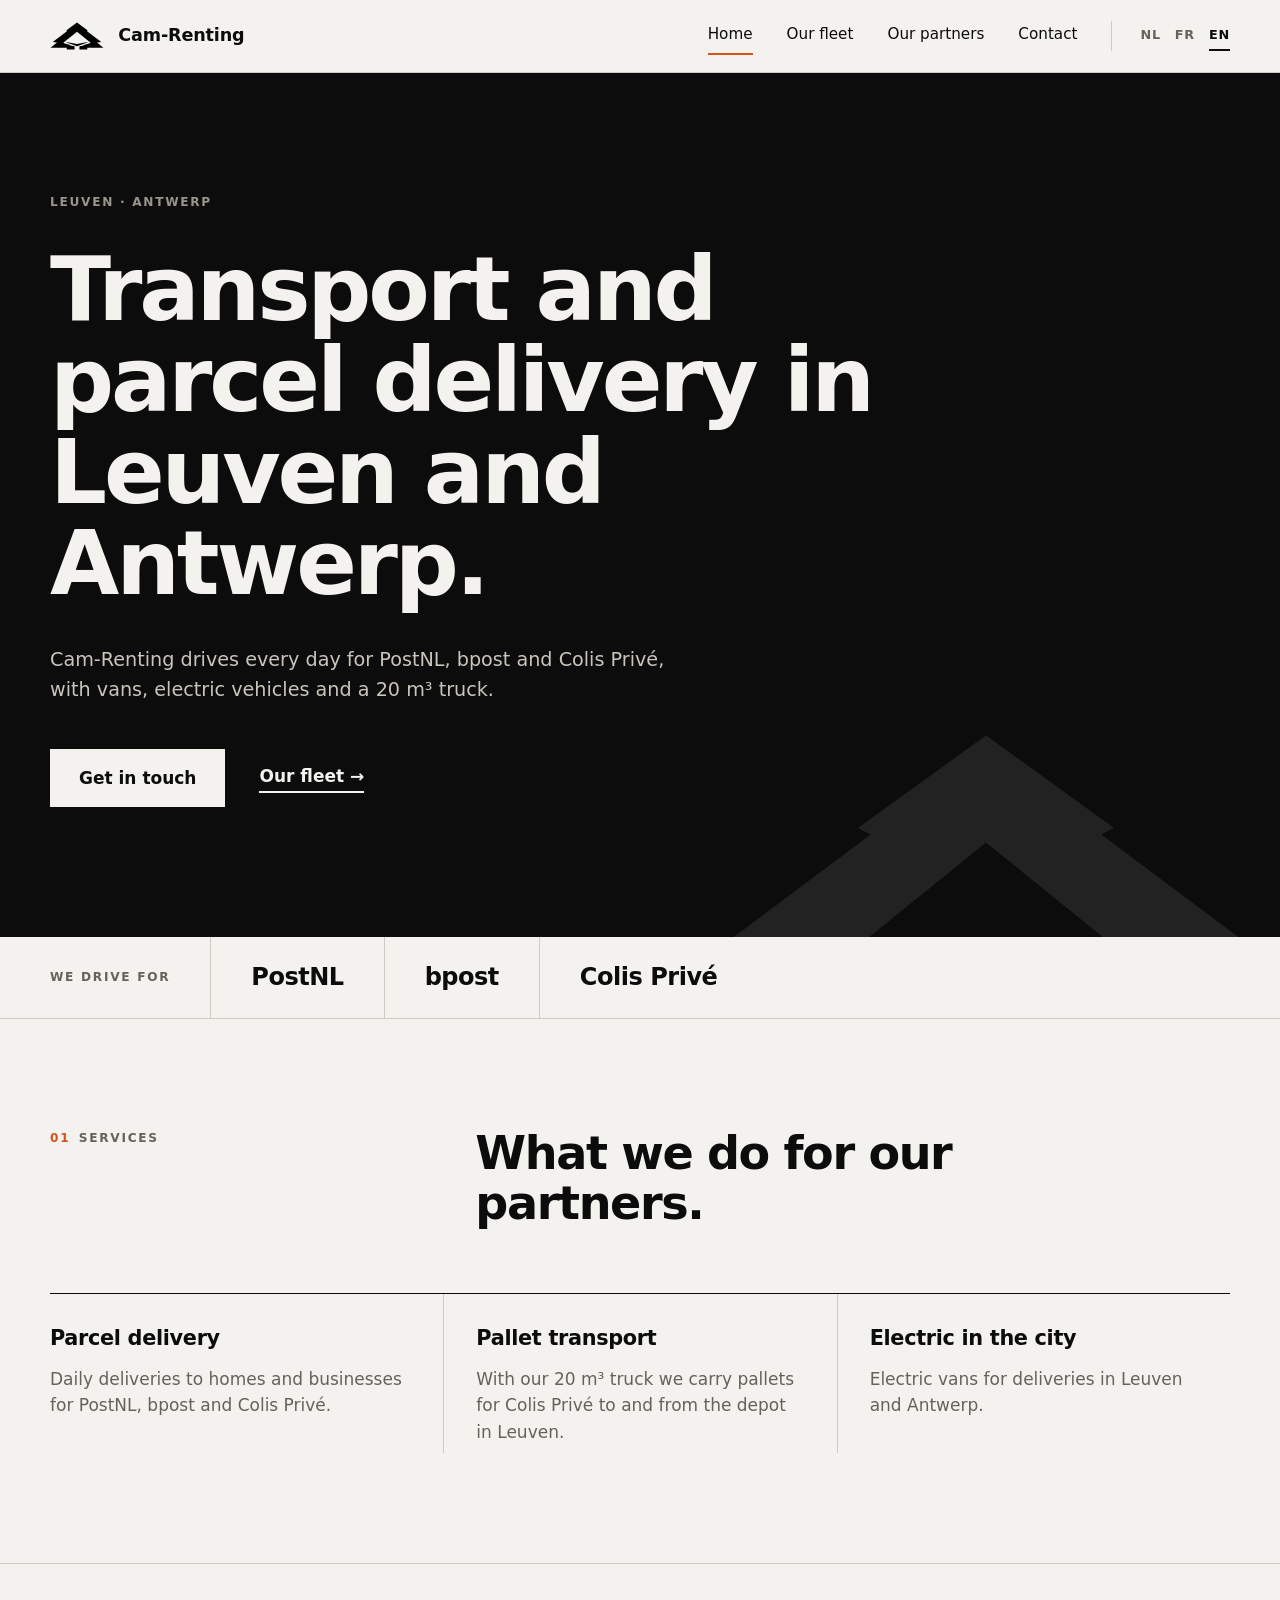
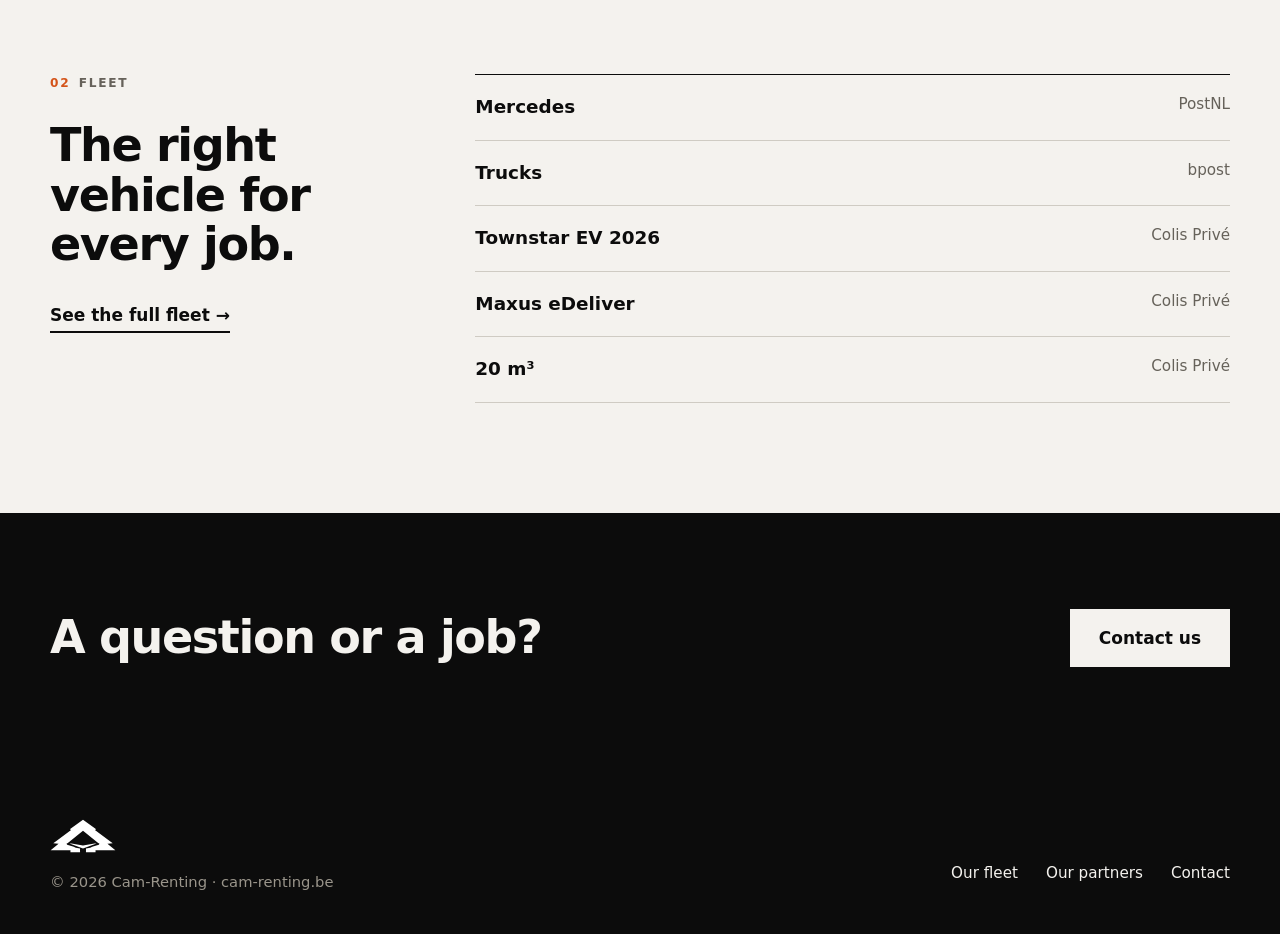
<file: index.html>
<!doctype html>
<html lang="nl">
<head>
  <meta charset="utf-8">
  <meta name="viewport" content="width=device-width, initial-scale=1">
  <title>Cam-Renting – Transport en pakketlevering in Leuven en Antwerpen</title>
  <meta name="description" content="Cam-Renting rijdt dagelijks voor PostNL, bpost en Colis Privé in Leuven en Antwerpen, met bestelwagens, elektrische voertuigen en een camion van 20 m³.">
  <link rel="icon" href="favicon.svg" type="image/svg+xml">
  <link rel="stylesheet" href="css/style.css">
</head>
<body>

<header class="site-header">
  <div class="wrap bar">
    <a class="brand" href="index.html" aria-label="Cam-Renting">
      <img src="logo.svg" alt="" width="55" height="28">
      <span>Cam-Renting</span>
    </a>
    <button class="menu-btn" aria-label="Menu" aria-expanded="false" aria-controls="nav" data-i18n="nav.menu">Menu</button>
    <nav id="nav">
      <a href="index.html" class="active" data-i18n="nav.home">Home</a>
      <a href="fleet.html" data-i18n="nav.fleet">Onze vloot</a>
      <a href="partners.html" data-i18n="nav.partners">Onze partners</a>
      <a href="contact.html" data-i18n="nav.contact">Contact</a>
      <div class="lang" role="group" aria-label="Taal / Langue / Language">
        <button data-lang="nl">NL</button><button data-lang="fr">FR</button><button data-lang="en">EN</button>
      </div>
    </nav>
  </div>
</header>

<main>
  <section class="hero">
    <img class="mark" src="logo.svg" alt="">
    <div class="wrap">
      <p class="label" data-i18n="hero.eyebrow">Leuven · Antwerpen</p>
      <h1 data-i18n="hero.title">Transport en pakketlevering in Leuven en Antwerpen.</h1>
      <p class="lead" data-i18n="hero.lead">Cam-Renting rijdt dagelijks voor PostNL, bpost en Colis Privé, met bestelwagens, elektrische voertuigen en een camion van 20 m³.</p>
      <div class="cta">
        <a class="btn light" href="contact.html" data-i18n="hero.cta1">Neem contact op</a>
        <a class="link" href="fleet.html" data-i18n="hero.cta2">Onze vloot</a>
      </div>
    </div>
  </section>

  <section class="clients">
    <div class="wrap">
      <p class="label" data-i18n="clients.label">Wij rijden voor</p>
      <ul><li>PostNL</li><li>bpost</li><li>Colis Privé</li></ul>
    </div>
  </section>

  <section class="section">
    <div class="wrap">
      <div class="section-head">
        <p class="label"><b>01</b><span data-i18n="services.label">Diensten</span></p>
        <h2 data-i18n="services.title">Wat we voor onze partners doen.</h2>
      </div>
      <div class="cols">
        <div class="col">
          <h3 data-i18n="services.s1t">Pakketlevering</h3>
          <p data-i18n="services.s1d">Dagelijkse leveringen aan huis en aan bedrijven, voor PostNL, bpost en Colis Privé.</p>
        </div>
        <div class="col">
          <h3 data-i18n="services.s2t">Palletvervoer</h3>
          <p data-i18n="services.s2d">Met onze camion van 20 m³ voeren we pallets voor Colis Privé aan en af naar het depot in Leuven.</p>
        </div>
        <div class="col">
          <h3 data-i18n="services.s3t">Elektrisch in de stad</h3>
          <p data-i18n="services.s3d">Elektrische bestelwagens voor leveringen in Leuven en Antwerpen.</p>
        </div>
      </div>
    </div>
  </section>

  <section class="section">
    <div class="wrap teaser">
      <div>
        <p class="label"><b>02</b><span data-i18n="fleet.label">Vloot</span></p>
        <h2 data-i18n="fleet.teaser">Het juiste voertuig voor elke opdracht.</h2>
        <a class="link" href="fleet.html" data-i18n="fleet.all">Bekijk de volledige vloot</a>
      </div>
      <ul>
        <li><b>Mercedes</b> <span>PostNL</span></li>
        <li><b data-i18n="fleet.v2t">Vrachtwagens</b> <span>bpost</span></li>
        <li><b>Townstar EV 2026</b> <span>Colis Privé</span></li>
        <li><b>Maxus eDeliver</b> <span>Colis Privé</span></li>
        <li><b>20 m³</b> <span>Colis Privé</span></li>
      </ul>
    </div>
  </section>

  <section class="cta-band">
    <div class="wrap">
      <h2 data-i18n="band.title">Een vraag of een opdracht?</h2>
      <a class="btn light" href="contact.html" data-i18n="band.cta">Contacteer ons</a>
    </div>
  </section>
</main>

<footer class="site-footer">
  <div class="wrap foot">
    <div>
      <img src="logo.svg" alt="Cam-Renting" width="66" height="34">
      <p>© <span id="year"></span> Cam-Renting · cam-renting.be</p>
    </div>
    <nav>
      <a href="fleet.html" data-i18n="nav.fleet">Onze vloot</a>
      <a href="partners.html" data-i18n="nav.partners">Onze partners</a>
      <a href="contact.html" data-i18n="nav.contact">Contact</a>
    </nav>
  </div>
</footer>

<script src="js/script.js"></script>
</body>
</html>
</file>
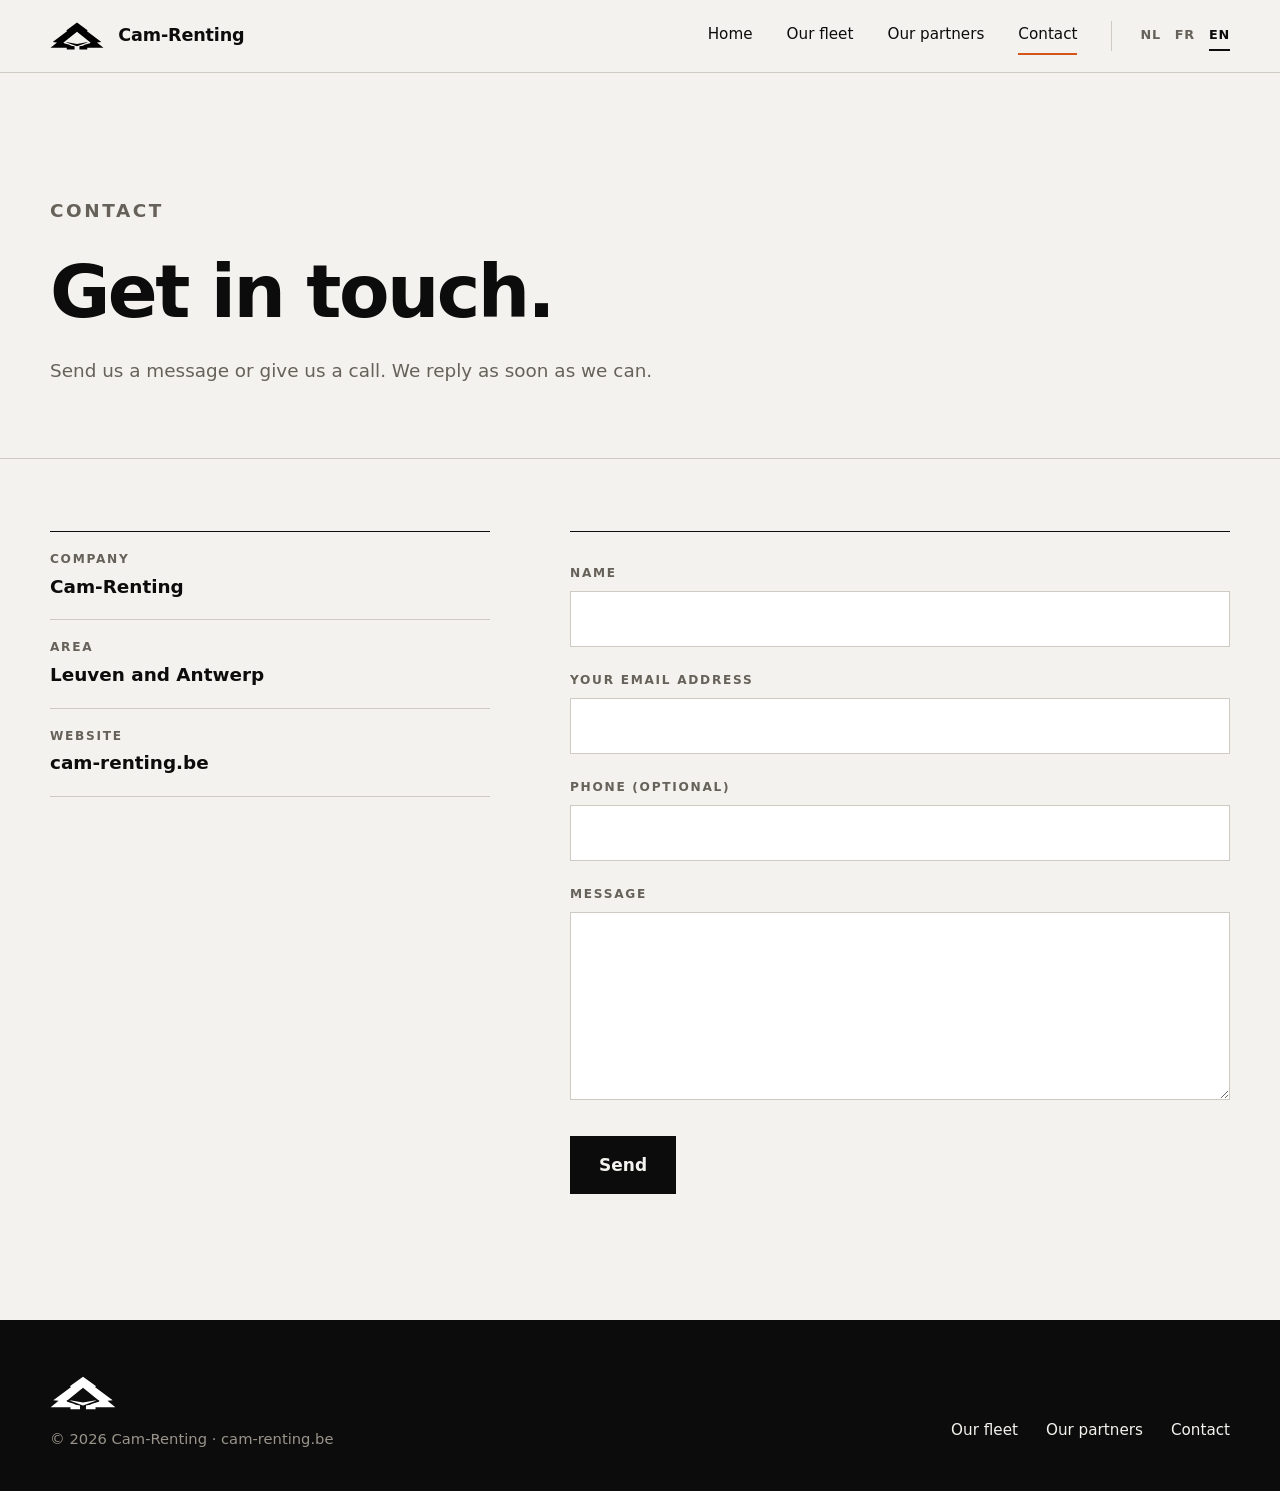
<file: contact.html>
<!doctype html>
<html lang="nl">
<head>
  <meta charset="utf-8">
  <meta name="viewport" content="width=device-width, initial-scale=1">
  <title>Contact – Cam-Renting</title>
  <meta name="description" content="Contacteer Cam-Renting voor transport en pakketlevering in Leuven en Antwerpen.">
  <link rel="icon" href="favicon.svg" type="image/svg+xml">
  <link rel="stylesheet" href="css/style.css">
</head>
<body>

<header class="site-header">
  <div class="wrap bar">
    <a class="brand" href="index.html" aria-label="Cam-Renting">
      <img src="logo.svg" alt="" width="55" height="28">
      <span>Cam-Renting</span>
    </a>
    <button class="menu-btn" aria-label="Menu" aria-expanded="false" aria-controls="nav" data-i18n="nav.menu">Menu</button>
    <nav id="nav">
      <a href="index.html" data-i18n="nav.home">Home</a>
      <a href="fleet.html" data-i18n="nav.fleet">Onze vloot</a>
      <a href="partners.html" data-i18n="nav.partners">Onze partners</a>
      <a href="contact.html" class="active" data-i18n="nav.contact">Contact</a>
      <div class="lang" role="group" aria-label="Taal / Langue / Language">
        <button data-lang="nl">NL</button><button data-lang="fr">FR</button><button data-lang="en">EN</button>
      </div>
    </nav>
  </div>
</header>

<main>
  <section class="page-head">
    <div class="wrap">
      <p class="label" data-i18n="contact.label">Contact</p>
      <h1 data-i18n="contact.title">Neem contact met ons op.</h1>
      <p data-i18n="contact.lead">Stuur ons een bericht of bel ons. We antwoorden zo snel mogelijk.</p>
    </div>
  </section>

  <section class="page-body">
    <div class="wrap contact-grid">

      <div class="info">
        <dl>
          <dt data-i18n="contact.company">Bedrijf</dt>
          <dd>Cam-Renting</dd>

          <dt data-i18n="contact.phone">Telefoon</dt>
          <dd><a data-contact="phone" href="#">—</a></dd>

          <dt>E-mail</dt>
          <dd><a data-contact="email" href="#">—</a></dd>

          <dt data-i18n="contact.area">Werkgebied</dt>
          <dd data-i18n="area.both">Leuven en Antwerpen</dd>

          <dt data-i18n="contact.web">Website</dt>
          <dd>cam-renting.be</dd>
        </dl>
      </div>

      <form class="form" id="contact-form" novalidate>
        <label for="name" data-i18n="form.name">Naam</label>
        <input id="name" name="name" type="text" autocomplete="name" required>

        <label for="email" data-i18n="form.email">Uw e-mailadres</label>
        <input id="email" name="email" type="email" autocomplete="email" required>

        <label for="phone" data-i18n="form.phone">Telefoon (optioneel)</label>
        <input id="phone" name="phone" type="tel" autocomplete="tel">

        <label for="message" data-i18n="form.message">Bericht</label>
        <textarea id="message" name="message" rows="6" required></textarea>

        <button class="btn dark" type="submit" data-i18n="form.send">Verstuur</button>
        <p class="note" id="form-note" role="status"></p>
      </form>

    </div>
  </section>
</main>

<footer class="site-footer">
  <div class="wrap foot">
    <div>
      <img src="logo.svg" alt="Cam-Renting" width="66" height="34">
      <p>© <span id="year"></span> Cam-Renting · cam-renting.be</p>
    </div>
    <nav>
      <a href="fleet.html" data-i18n="nav.fleet">Onze vloot</a>
      <a href="partners.html" data-i18n="nav.partners">Onze partners</a>
      <a href="contact.html" data-i18n="nav.contact">Contact</a>
    </nav>
  </div>
</footer>

<script src="js/script.js"></script>
</body>
</html>
</file>
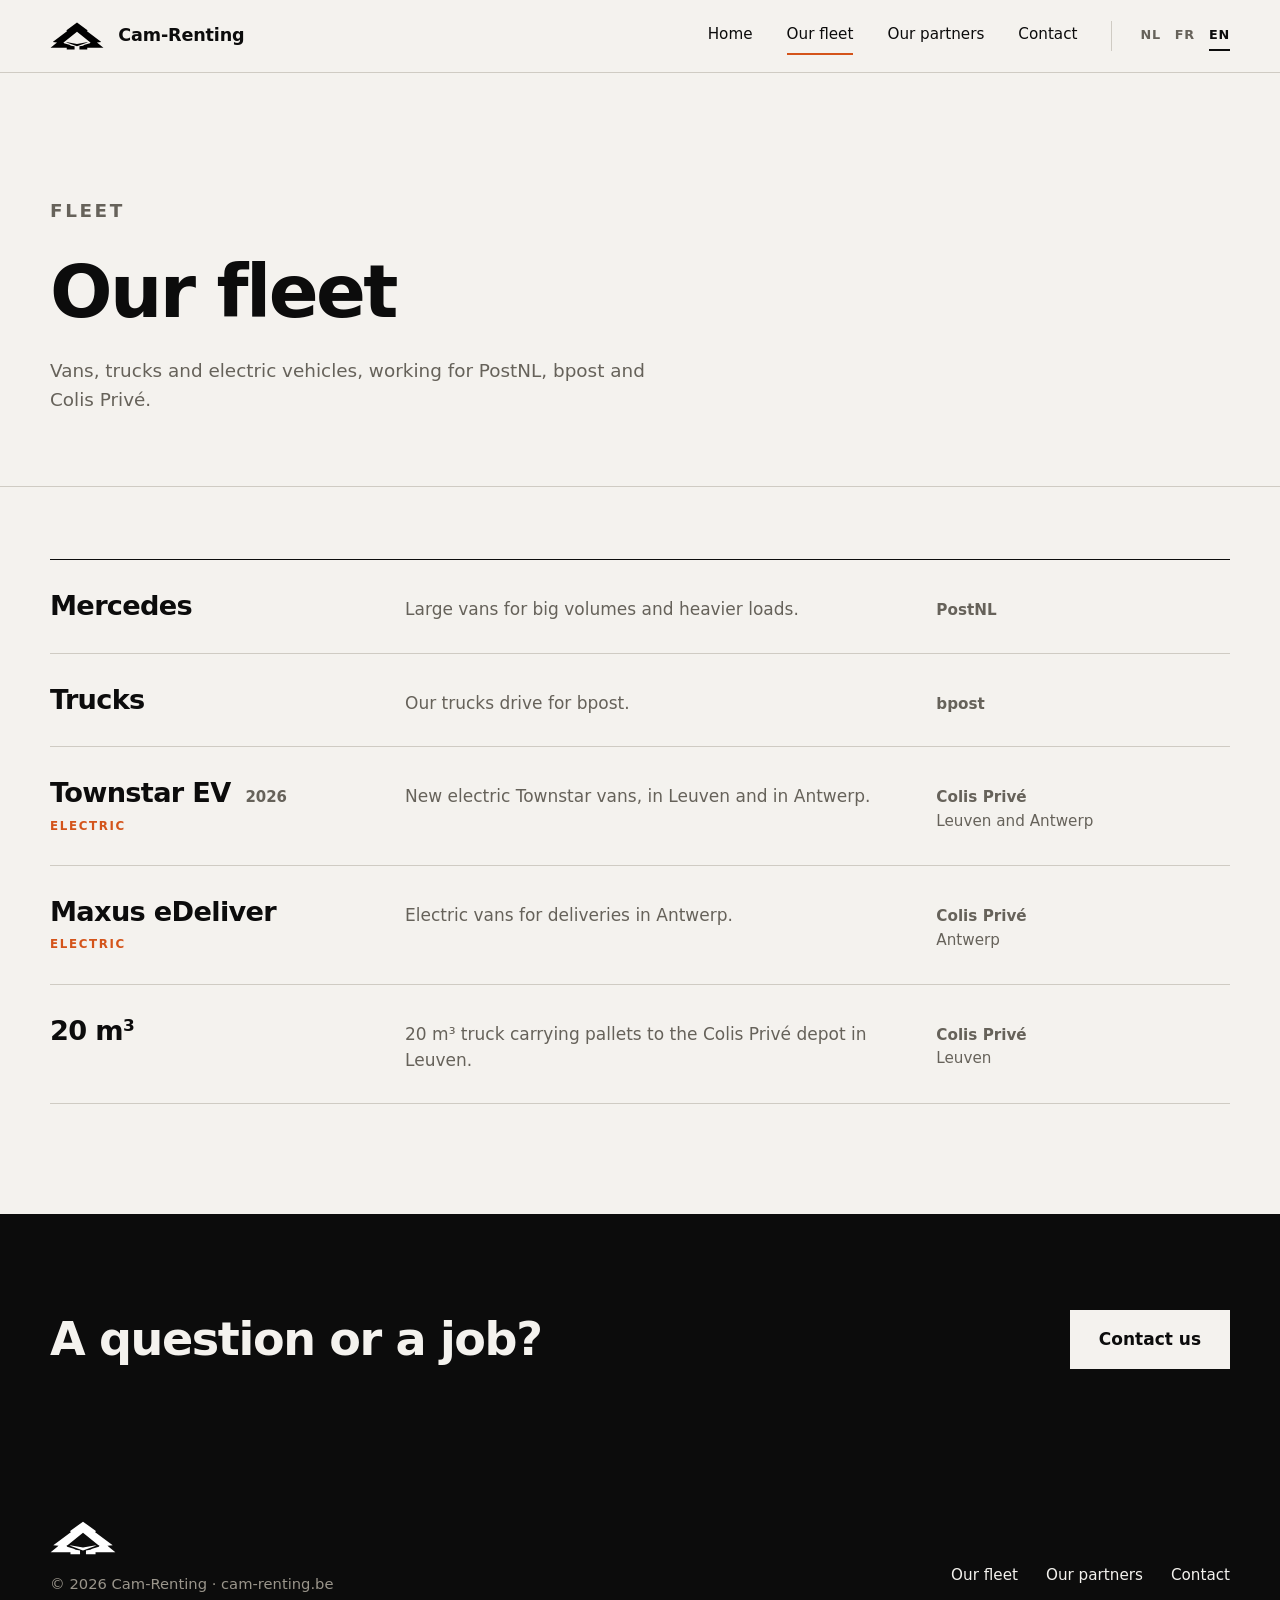
<file: fleet.html>
<!doctype html>
<html lang="nl">
<head>
  <meta charset="utf-8">
  <meta name="viewport" content="width=device-width, initial-scale=1">
  <title>Onze vloot – Cam-Renting</title>
  <meta name="description" content="De vloot van Cam-Renting: Mercedes bestelwagens, vrachtwagens, elektrische Townstar en Maxus eDeliver en een camion van 20 m³.">
  <link rel="icon" href="favicon.svg" type="image/svg+xml">
  <link rel="stylesheet" href="css/style.css">
</head>
<body>

<header class="site-header">
  <div class="wrap bar">
    <a class="brand" href="index.html" aria-label="Cam-Renting">
      <img src="logo.svg" alt="" width="55" height="28">
      <span>Cam-Renting</span>
    </a>
    <button class="menu-btn" aria-label="Menu" aria-expanded="false" aria-controls="nav" data-i18n="nav.menu">Menu</button>
    <nav id="nav">
      <a href="index.html" data-i18n="nav.home">Home</a>
      <a href="fleet.html" class="active" data-i18n="nav.fleet">Onze vloot</a>
      <a href="partners.html" data-i18n="nav.partners">Onze partners</a>
      <a href="contact.html" data-i18n="nav.contact">Contact</a>
      <div class="lang" role="group" aria-label="Taal / Langue / Language">
        <button data-lang="nl">NL</button><button data-lang="fr">FR</button><button data-lang="en">EN</button>
      </div>
    </nav>
  </div>
</header>

<main>
  <section class="page-head">
    <div class="wrap">
      <p class="label" data-i18n="fleet.label">Vloot</p>
      <h1 data-i18n="fleet.title">Onze vloot</h1>
      <p data-i18n="fleet.sub">Bestelwagens, vrachtwagens en elektrische voertuigen, ingezet voor PostNL, bpost en Colis Privé.</p>
    </div>
  </section>

  <section class="page-body">
    <div class="wrap">
      <div class="rows">

        <article class="row">
          <div>
            <h3>Mercedes</h3>
          </div>
          <p data-i18n="fleet.v1d">Grote bestelwagens voor grote volumes en zwaardere ladingen.</p>
          <p class="meta">PostNL</p>
        </article>

        <article class="row">
          <div>
            <h3 data-i18n="fleet.v2t">Vrachtwagens</h3>
          </div>
          <p data-i18n="fleet.v2d">Onze trucks rijden voor bpost.</p>
          <p class="meta">bpost</p>
        </article>

        <article class="row">
          <div>
            <h3>Townstar EV <small>2026</small></h3>
            <span class="ev" data-i18n="fleet.ev">Elektrisch</span>
          </div>
          <p data-i18n="fleet.v3d">Nieuwe elektrische Townstar-bestelwagens, in Leuven en in Antwerpen.</p>
          <p class="meta">Colis Privé<span data-i18n="area.both">Leuven en Antwerpen</span></p>
        </article>

        <article class="row">
          <div>
            <h3>Maxus eDeliver</h3>
            <span class="ev" data-i18n="fleet.ev">Elektrisch</span>
          </div>
          <p data-i18n="fleet.v4d">Elektrische bestelwagens voor leveringen in Antwerpen.</p>
          <p class="meta">Colis Privé<span data-i18n="area.antwerp">Antwerpen</span></p>
        </article>

        <article class="row">
          <div>
            <h3>20 m³</h3>
          </div>
          <p data-i18n="fleet.v5d">Camion van 20 m³ voor het vervoer van pallets naar het Colis Privé-depot in Leuven.</p>
          <p class="meta">Colis Privé<span data-i18n="area.leuven">Leuven</span></p>
        </article>

      </div>
    </div>
  </section>

  <section class="cta-band">
    <div class="wrap">
      <h2 data-i18n="band.title">Een vraag of een opdracht?</h2>
      <a class="btn light" href="contact.html" data-i18n="band.cta">Contacteer ons</a>
    </div>
  </section>
</main>

<footer class="site-footer">
  <div class="wrap foot">
    <div>
      <img src="logo.svg" alt="Cam-Renting" width="66" height="34">
      <p>© <span id="year"></span> Cam-Renting · cam-renting.be</p>
    </div>
    <nav>
      <a href="fleet.html" data-i18n="nav.fleet">Onze vloot</a>
      <a href="partners.html" data-i18n="nav.partners">Onze partners</a>
      <a href="contact.html" data-i18n="nav.contact">Contact</a>
    </nav>
  </div>
</footer>

<script src="js/script.js"></script>
</body>
</html>
</file>
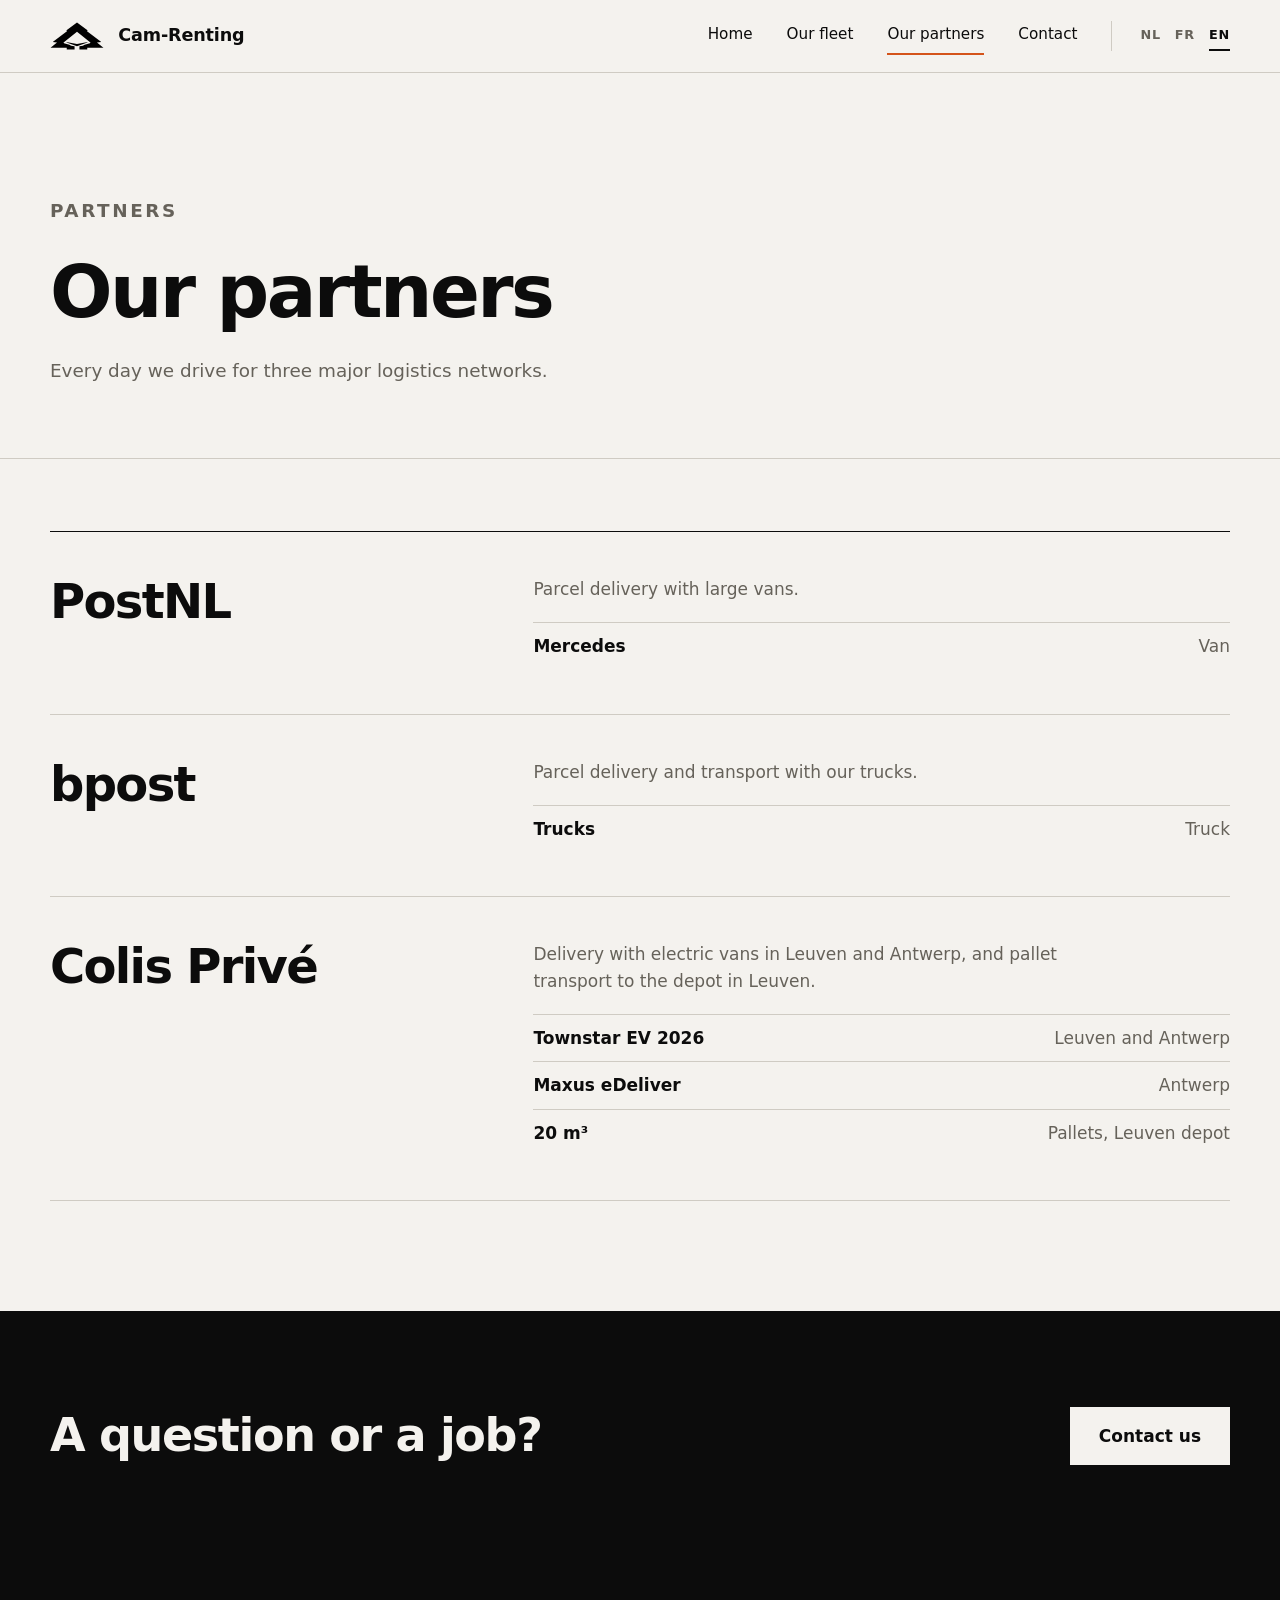
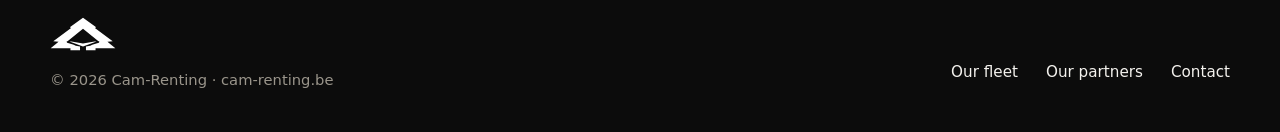
<file: partners.html>
<!doctype html>
<html lang="nl">
<head>
  <meta charset="utf-8">
  <meta name="viewport" content="width=device-width, initial-scale=1">
  <title>Onze partners – Cam-Renting</title>
  <meta name="description" content="Cam-Renting rijdt voor PostNL, bpost en Colis Privé in Leuven en Antwerpen.">
  <link rel="icon" href="favicon.svg" type="image/svg+xml">
  <link rel="stylesheet" href="css/style.css">
</head>
<body>

<header class="site-header">
  <div class="wrap bar">
    <a class="brand" href="index.html" aria-label="Cam-Renting">
      <img src="logo.svg" alt="" width="55" height="28">
      <span>Cam-Renting</span>
    </a>
    <button class="menu-btn" aria-label="Menu" aria-expanded="false" aria-controls="nav" data-i18n="nav.menu">Menu</button>
    <nav id="nav">
      <a href="index.html" data-i18n="nav.home">Home</a>
      <a href="fleet.html" data-i18n="nav.fleet">Onze vloot</a>
      <a href="partners.html" class="active" data-i18n="nav.partners">Onze partners</a>
      <a href="contact.html" data-i18n="nav.contact">Contact</a>
      <div class="lang" role="group" aria-label="Taal / Langue / Language">
        <button data-lang="nl">NL</button><button data-lang="fr">FR</button><button data-lang="en">EN</button>
      </div>
    </nav>
  </div>
</header>

<main>
  <section class="page-head">
    <div class="wrap">
      <p class="label" data-i18n="partners.label">Partners</p>
      <h1 data-i18n="partners.pageTitle">Onze partners</h1>
      <p data-i18n="partners.lead">Wij rijden dagelijks voor drie grote logistieke netwerken.</p>
    </div>
  </section>

  <section class="page-body">
    <div class="wrap">

      <div class="partner-row">
        <h2>PostNL</h2>
        <div>
          <p data-i18n="partners.p1d">Pakketlevering met grote bestelwagens.</p>
          <ul><li><b>Mercedes</b> <span data-i18n="partners.type1">Bestelwagen</span></li></ul>
        </div>
      </div>

      <div class="partner-row">
        <h2>bpost</h2>
        <div>
          <p data-i18n="partners.p2d">Pakketlevering en transport met onze vrachtwagens.</p>
          <ul><li><b data-i18n="fleet.v2t">Vrachtwagens</b> <span data-i18n="partners.type2">Vrachtwagen</span></li></ul>
        </div>
      </div>

      <div class="partner-row">
        <h2>Colis Privé</h2>
        <div>
          <p data-i18n="partners.p3d">Levering met elektrische bestelwagens in Leuven en Antwerpen, en palletvervoer naar het depot in Leuven.</p>
          <ul>
            <li><b>Townstar EV 2026</b> <span data-i18n="area.both">Leuven en Antwerpen</span></li>
            <li><b>Maxus eDeliver</b> <span data-i18n="area.antwerp">Antwerpen</span></li>
            <li><b>20 m³</b> <span data-i18n="partners.pallets">Pallets, depot Leuven</span></li>
          </ul>
        </div>
      </div>

    </div>
  </section>

  <section class="cta-band">
    <div class="wrap">
      <h2 data-i18n="band.title">Een vraag of een opdracht?</h2>
      <a class="btn light" href="contact.html" data-i18n="band.cta">Contacteer ons</a>
    </div>
  </section>
</main>

<footer class="site-footer">
  <div class="wrap foot">
    <div>
      <img src="logo.svg" alt="Cam-Renting" width="66" height="34">
      <p>© <span id="year"></span> Cam-Renting · cam-renting.be</p>
    </div>
    <nav>
      <a href="fleet.html" data-i18n="nav.fleet">Onze vloot</a>
      <a href="partners.html" data-i18n="nav.partners">Onze partners</a>
      <a href="contact.html" data-i18n="nav.contact">Contact</a>
    </nav>
  </div>
</footer>

<script src="js/script.js"></script>
</body>
</html>
</file>
<file: css/style.css>
:root {
  --ink: #0c0c0c;
  --paper: #f4f2ee;
  --white: #ffffff;
  --rule: #cfcbc3;
  --muted: #66625a;
  --accent: #d4541a;
  --max: 1180px;
}

* { box-sizing: border-box; }
html { scroll-behavior: smooth; }
body {
  margin: 0;
  font-family: system-ui, -apple-system, "Segoe UI", Roboto, "Helvetica Neue", Arial, sans-serif;
  font-size: 17px;
  line-height: 1.55;
  color: var(--ink);
  background: var(--paper);
  -webkit-font-smoothing: antialiased;
}
img { max-width: 100%; display: block; }
a { color: inherit; }
h1, h2, h3, p { margin: 0; }
.wrap { width: min(var(--max), 100% - 48px); margin-inline: auto; }

.label {
  font-size: .76rem; letter-spacing: .14em; text-transform: uppercase; color: var(--muted); font-weight: 600;
}
.label b { color: var(--accent); margin-right: .7em; font-weight: 700; }

/* ---------- header ---------- */
.site-header { position: sticky; top: 0; z-index: 30; background: var(--paper); border-bottom: 1px solid var(--rule); }
.bar { display: flex; align-items: center; justify-content: space-between; height: 72px; gap: 24px; }
.brand { display: flex; align-items: center; gap: 14px; text-decoration: none; font-weight: 700; font-size: 1.1rem; letter-spacing: -.01em; }
.brand img { height: 28px; width: auto; }
nav { display: flex; align-items: center; gap: 34px; }
nav > a { text-decoration: none; font-size: .95rem; font-weight: 500; padding: 6px 0; border-bottom: 2px solid transparent; }
nav > a:hover { border-color: var(--ink); }
nav > a.active { border-color: var(--accent); }
.lang { display: flex; gap: 14px; padding-left: 28px; border-left: 1px solid var(--rule); }
.lang button {
  font: inherit; font-size: .8rem; font-weight: 600; letter-spacing: .06em; cursor: pointer;
  color: var(--muted); background: none; border: 0; padding: 4px 0; border-bottom: 2px solid transparent;
}
.lang button:hover { color: var(--ink); }
.lang button.on { color: var(--ink); border-color: var(--ink); }
.menu-btn { display: none; background: none; border: 0; padding: 8px 0; font: inherit; font-weight: 600; cursor: pointer; color: var(--ink); }

/* ---------- buttons / links ---------- */
.btn {
  display: inline-block; padding: 15px 28px; font: inherit; font-weight: 600; text-decoration: none;
  cursor: pointer; border: 1px solid transparent; transition: background .15s, color .15s;
}
.btn.light { background: var(--paper); color: var(--ink); }
.btn.light:hover { background: var(--white); }
.btn.dark { background: var(--ink); color: var(--paper); }
.btn.dark:hover { background: #2a2a2a; }
.link { font-weight: 600; text-decoration: none; border-bottom: 2px solid currentColor; padding-bottom: 2px; }
.link::after { content: " \2192"; }
.link:hover { color: var(--accent); }

/* ---------- hero ---------- */
.hero { position: relative; overflow: hidden; background: var(--ink); color: var(--paper); padding: 120px 0 130px; }
.hero .mark { position: absolute; right: -2%; bottom: -14%; width: min(640px, 62vw); filter: invert(1); opacity: .09; pointer-events: none; }
.hero .wrap { position: relative; }
.hero .label { color: #9a958b; margin-bottom: 32px; }
.hero h1 { font-size: clamp(2.6rem, 7vw, 5.6rem); line-height: 1.02; letter-spacing: -.035em; font-weight: 700; max-width: 14ch; }
.hero .lead { margin-top: 36px; max-width: 52ch; font-size: 1.2rem; color: #c9c5bb; }
.hero .cta { margin-top: 44px; display: flex; flex-wrap: wrap; align-items: center; gap: 34px; }
.hero .link:hover { color: var(--paper); border-color: var(--accent); }

/* ---------- client strip ---------- */
.clients { border-bottom: 1px solid var(--rule); }
.clients .wrap { display: flex; flex-wrap: wrap; align-items: center; }
.clients .label { padding: 30px 40px 30px 0; }
.clients ul { list-style: none; display: flex; flex-wrap: wrap; margin: 0; padding: 0; }
.clients li { font-size: 1.5rem; font-weight: 700; letter-spacing: -.02em; padding: 22px 40px; border-left: 1px solid var(--rule); }

/* ---------- sections ---------- */
.section { padding: 110px 0; }
.section + .section { border-top: 1px solid var(--rule); }
.section-head { display: grid; grid-template-columns: 1fr 2fr; gap: 48px; margin-bottom: 64px; }
.section-head h2 { font-size: clamp(1.9rem, 3.6vw, 3rem); line-height: 1.08; letter-spacing: -.03em; font-weight: 700; max-width: 18ch; }

.cols { display: grid; grid-template-columns: repeat(3, 1fr); gap: 0; border-top: 1px solid var(--ink); }
.col { padding: 28px 32px 8px 0; }
.col + .col { padding-left: 32px; border-left: 1px solid var(--rule); }
.col h3 { font-size: 1.3rem; letter-spacing: -.015em; margin-bottom: 12px; }
.col p { color: var(--muted); max-width: 34ch; }

/* ---------- fleet list ---------- */
.rows { border-top: 1px solid var(--ink); }
.row { display: grid; grid-template-columns: 1.1fr 1.7fr 1fr; gap: 32px; padding: 30px 0; border-bottom: 1px solid var(--rule); align-items: baseline; }
.row h3 { font-size: 1.7rem; letter-spacing: -.025em; line-height: 1.15; }
.row h3 small { font-size: .55em; font-weight: 600; color: var(--muted); letter-spacing: 0; margin-left: .4em; }
.row .ev { display: block; margin-top: 8px; font-size: .74rem; letter-spacing: .14em; text-transform: uppercase; font-weight: 700; color: var(--accent); }
.row p { color: var(--muted); max-width: 46ch; }
.row .meta { font-weight: 600; font-size: .95rem; }
.row .meta span { display: block; color: var(--muted); font-weight: 400; }

.teaser { display: grid; grid-template-columns: 1fr 2fr; gap: 48px; }
.teaser h2 { margin-top: 28px; font-size: clamp(1.9rem, 3.6vw, 3rem); line-height: 1.08; letter-spacing: -.03em; max-width: 12ch; }
.teaser li b { font-weight: 600; }
.partner-row li b { font-weight: 600; }
.teaser ul { list-style: none; margin: 0; padding: 0; border-top: 1px solid var(--ink); }
.teaser li { display: flex; justify-content: space-between; gap: 24px; padding: 18px 0; border-bottom: 1px solid var(--rule); font-weight: 600; font-size: 1.15rem; }
.teaser li span { color: var(--muted); font-weight: 400; font-size: .95rem; }
.teaser .link { display: inline-block; margin-top: 32px; }

/* ---------- call to action ---------- */
.cta-band { background: var(--ink); color: var(--paper); padding: 96px 0; }
.cta-band .wrap { display: flex; flex-wrap: wrap; align-items: center; justify-content: space-between; gap: 32px; }
.cta-band h2 { font-size: clamp(1.8rem, 3.6vw, 2.9rem); letter-spacing: -.03em; line-height: 1.08; max-width: 16ch; }

/* ---------- inner pages ---------- */
.page-head { padding: 96px 0 72px; border-bottom: 1px solid var(--rule); }
.page-head .label { margin-bottom: 28px; }
.page-head h1 { font-size: clamp(2.4rem, 6vw, 4.6rem); line-height: 1.03; letter-spacing: -.035em; font-weight: 700; }
.page-head p { margin-top: 28px; font-size: 1.15rem; color: var(--muted); max-width: 52ch; }
.page-body { padding: 72px 0 110px; }

.partner-row { display: grid; grid-template-columns: 1fr 1.6fr; gap: 48px; padding: 44px 0; border-bottom: 1px solid var(--rule); }
.partner-row:first-child { border-top: 1px solid var(--ink); }
.partner-row h2 { font-size: clamp(2rem, 4vw, 3rem); letter-spacing: -.035em; line-height: 1.05; }
.partner-row p { color: var(--muted); max-width: 52ch; }
.partner-row ul { list-style: none; margin: 20px 0 0; padding: 0; }
.partner-row li { padding: 10px 0; border-top: 1px solid var(--rule); font-weight: 600; display: flex; justify-content: space-between; gap: 16px; }
.partner-row li span { font-weight: 400; color: var(--muted); }

/* ---------- contact ---------- */
.contact-grid { display: grid; grid-template-columns: 1fr 1.5fr; gap: 80px; align-items: start; }
.info dl { margin: 0; border-top: 1px solid var(--ink); }
.info dt { font-size: .76rem; letter-spacing: .14em; text-transform: uppercase; color: var(--muted); font-weight: 600; padding-top: 18px; }
.info dd { margin: 4px 0 0; padding-bottom: 18px; border-bottom: 1px solid var(--rule); font-size: 1.15rem; font-weight: 600; }
.info a { text-decoration: none; border-bottom: 2px solid var(--accent); }
.form { border-top: 1px solid var(--ink); padding-top: 8px; }
.form label { display: block; font-size: .76rem; letter-spacing: .14em; text-transform: uppercase; color: var(--muted); font-weight: 600; margin: 24px 0 8px; }
.form input, .form textarea {
  width: 100%; font: inherit; color: var(--ink); padding: 14px 16px; background: var(--white);
  border: 1px solid var(--rule); border-radius: 0;
}
.form input:focus, .form textarea:focus { outline: 2px solid var(--ink); outline-offset: -1px; border-color: var(--ink); }
.form textarea { resize: vertical; }
.form .btn { margin-top: 28px; }
.note { margin-top: 16px; font-size: .95rem; }
.note.err { color: #a8321a; }

/* ---------- footer ---------- */
.site-footer { background: var(--ink); color: #9a958b; padding: 56px 0 40px; font-size: .92rem; }
.foot { display: flex; flex-wrap: wrap; justify-content: space-between; align-items: flex-end; gap: 32px; }
.foot img { height: 34px; width: auto; filter: invert(1); margin-bottom: 18px; }
.foot nav { gap: 28px; }
.foot nav a { color: var(--paper); }
.foot nav a:hover { border-color: var(--paper); }

/* ---------- small screens ---------- */
@media (max-width: 900px) {
  .menu-btn { display: block; }
  nav {
    display: none; position: absolute; top: 72px; left: 0; right: 0; background: var(--paper);
    border-bottom: 1px solid var(--rule); flex-direction: column; align-items: flex-start; gap: 18px; padding: 24px;
  }
  nav.open { display: flex; }
  .lang { padding-left: 0; border-left: 0; }
  .hero { padding: 80px 0 90px; }
  .section { padding: 72px 0; }
  .section-head, .teaser, .contact-grid, .partner-row { grid-template-columns: 1fr; gap: 28px; }
  .section-head { margin-bottom: 40px; }
  .cols { grid-template-columns: 1fr; }
  .col, .col + .col { padding: 24px 0; border-left: 0; border-bottom: 1px solid var(--rule); }
  .row { grid-template-columns: 1fr; gap: 10px; }
  .clients li { padding: 18px 24px; font-size: 1.2rem; }
  .clients .label { width: 100%; padding: 22px 0 6px; }
  .clients li:first-child { border-left: 0; padding-left: 0; }
  .page-head { padding: 64px 0 48px; }
  .site-footer .foot nav { flex-direction: row; background: none; border: 0; padding: 0; position: static; display: flex; }
}
</file>
